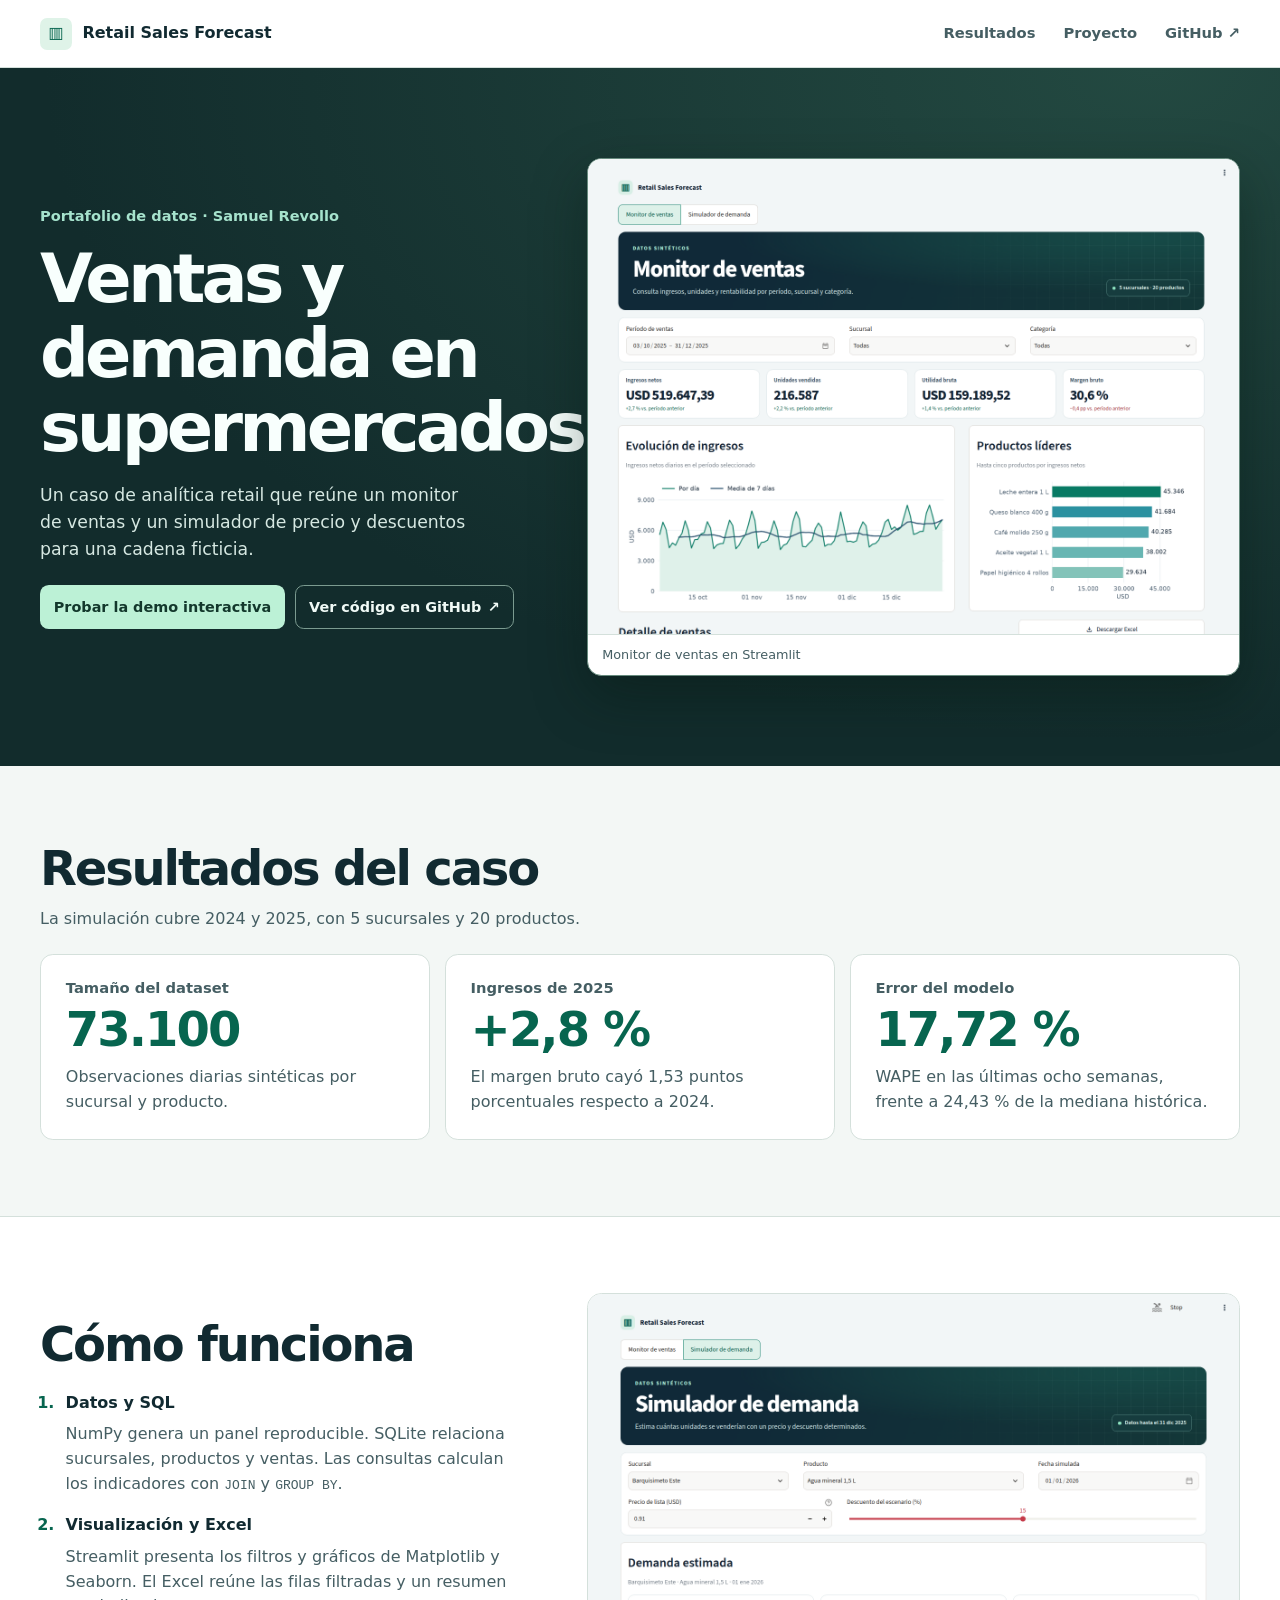
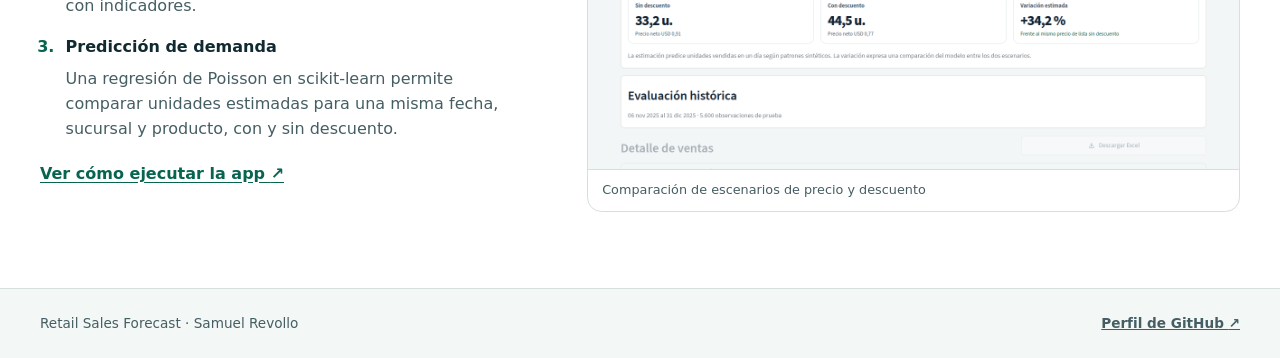
<file: index.html>
<!doctype html>
<html lang="es">
<head>
  <meta charset="utf-8">
  <meta name="viewport" content="width=device-width, initial-scale=1">
  <meta name="description" content="Caso de portafolio de analítica retail. Monitor de ventas en SQLite y simulador predictivo de demanda en Streamlit.">
  <meta property="og:type" content="website">
  <meta property="og:title" content="Retail Sales Forecast · Samuel Revollo">
  <meta property="og:description" content="Un caso de analítica retail de punta a punta, desde 73.100 observaciones sintéticas hasta un simulador de demanda.">
  <meta property="og:url" content="https://ingsamuell.github.io/retail-sales-forecast/">
  <meta property="og:image" content="https://ingsamuell.github.io/retail-sales-forecast/monitor.png">
  <meta property="og:image:alt" content="Monitor de ventas con indicadores de ingresos, unidades, utilidad y margen bruto.">
  <meta name="theme-color" content="#122c2c">
  <link rel="canonical" href="https://ingsamuell.github.io/retail-sales-forecast/">
  <link rel="icon" type="image/svg+xml" href="icono.svg">
  <title>Retail Sales Forecast · Samuel Revollo</title>
  <link rel="stylesheet" href="estilos.css">
</head>
<body>
  <a class="salto" href="#contenido">Saltar al contenido</a>
  <header class="cabecera">
    <div class="contenido barra">
      <a class="marca" href="#inicio"><span class="marca-icono" aria-hidden="true">▥</span> Retail Sales Forecast</a>
      <nav aria-label="Secciones">
        <a href="#resultados">Resultados</a>
        <a href="#proyecto">Proyecto</a>
        <a href="https://github.com/ingsamuell/retail-sales-forecast">GitHub <span aria-hidden="true">↗</span></a>
      </nav>
    </div>
  </header>

  <main id="contenido">
    <section class="portada" id="inicio" aria-labelledby="titulo">
      <div class="contenido portada-grid">
        <div class="introduccion">
          <p class="autor">Portafolio de datos · Samuel Revollo</p>
          <h1 id="titulo">Ventas y demanda en supermercados</h1>
          <p>Un caso de analítica retail que reúne un monitor de ventas y un simulador de precio y descuentos para una cadena ficticia.</p>
          <div class="acciones">
            <a class="boton primario" href="demo.html">Probar la demo interactiva</a>
            <a class="boton secundario" href="https://github.com/ingsamuell/retail-sales-forecast">Ver código en GitHub <span aria-hidden="true">↗</span></a>
          </div>
        </div>
        <figure class="captura portada-captura">
          <img src="monitor.png" width="1440" height="1050"
               alt="Monitor de ventas con filtros, cuatro indicadores, una serie diaria de ingresos y un ranking de productos.">
          <figcaption>Monitor de ventas en Streamlit</figcaption>
        </figure>
      </div>
    </section>

    <section id="resultados" class="contenido seccion" aria-labelledby="resultados-titulo">
      <h2 id="resultados-titulo">Resultados del caso</h2>
      <p class="bajada">La simulación cubre 2024 y 2025, con 5 sucursales y 20 productos.</p>
      <div class="tarjetas">
        <article class="tarjeta">
          <h3>Tamaño del dataset</h3>
          <strong>73.100</strong>
          <p>Observaciones diarias sintéticas por sucursal y producto.</p>
        </article>
        <article class="tarjeta">
          <h3>Ingresos de 2025</h3>
          <strong>+2,8 %</strong>
          <p>El margen bruto cayó 1,53 puntos porcentuales respecto a 2024.</p>
        </article>
        <article class="tarjeta">
          <h3>Error del modelo</h3>
          <strong>17,72 %</strong>
          <p>WAPE en las últimas ocho semanas, frente a 24,43 % de la mediana histórica.</p>
        </article>
      </div>
    </section>

    <section id="proyecto" class="proyecto" aria-labelledby="proyecto-titulo">
      <div class="contenido seccion proyecto-grid">
        <div>
          <h2 id="proyecto-titulo">Cómo funciona</h2>
          <ol class="flujo">
            <li><strong>Datos y SQL</strong><p>NumPy genera un panel reproducible. SQLite relaciona sucursales, productos y ventas. Las consultas calculan los indicadores con <code>JOIN</code> y <code>GROUP BY</code>.</p></li>
            <li><strong>Visualización y Excel</strong><p>Streamlit presenta los filtros y gráficos de Matplotlib y Seaborn. El Excel reúne las filas filtradas y un resumen con indicadores.</p></li>
            <li><strong>Predicción de demanda</strong><p>Una regresión de Poisson en scikit-learn permite comparar unidades estimadas para una misma fecha, sucursal y producto, con y sin descuento.</p></li>
          </ol>
          <a class="enlace" href="https://github.com/ingsamuell/retail-sales-forecast#ejecutar-en-linux">Ver cómo ejecutar la app <span aria-hidden="true">↗</span></a>
        </div>
        <figure class="captura">
          <img src="simulador.png" width="1440" height="1050" loading="lazy"
               alt="Simulador de demanda con controles de fecha, sucursal, producto, precio y descuento, y dos estimaciones de unidades.">
          <figcaption>Comparación de escenarios de precio y descuento</figcaption>
        </figure>
      </div>
    </section>
  </main>

  <footer class="contenido pie">
    <p>Retail Sales Forecast · Samuel Revollo</p>
    <a href="https://github.com/ingsamuell">Perfil de GitHub <span aria-hidden="true">↗</span></a>
  </footer>
</body>
</html>
</file>
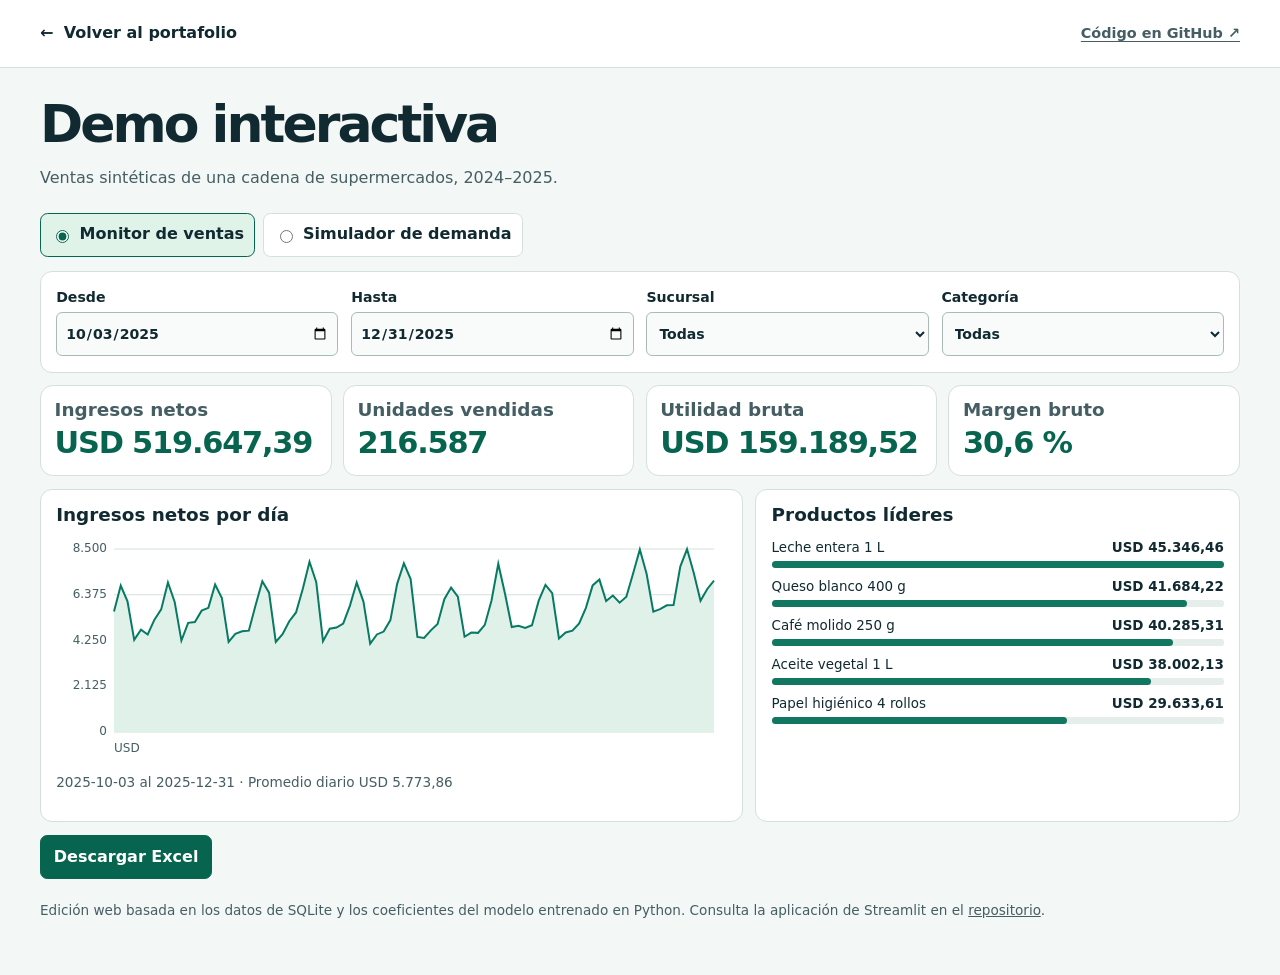
<file: demo.html>
<!doctype html>
<html lang="es">
<head>
  <meta charset="utf-8">
  <meta name="viewport" content="width=device-width, initial-scale=1">
  <meta name="description" content="Prueba el monitor de ventas y el simulador de demanda de Retail Sales Forecast en tu navegador.">
  <meta name="theme-color" content="#122c2c">
  <link rel="icon" type="image/svg+xml" href="icono.svg">
  <link rel="stylesheet" href="estilos.css">
  <script type="module" src="demo.js"></script>
  <title>Demo interactiva · Retail Sales Forecast</title>
</head>
<body class="pagina-demo">
  <a class="salto" href="#demo">Saltar a la demo</a>
  <header class="cabecera">
    <div class="contenido barra">
      <a class="marca" href="./"><span aria-hidden="true">←</span> Volver al portafolio</a>
      <a href="https://github.com/ingsamuell/retail-sales-forecast">Código en GitHub <span aria-hidden="true">↗</span></a>
    </div>
  </header>
  <main class="contenido demo-contenido" id="demo" tabindex="-1">
    <h1>Demo interactiva</h1>
    <p class="bajada">Ventas sintéticas de una cadena de supermercados, 2024–2025.</p>
    <p id="estado" role="status">Cargando los datos de la demo…</p>
    <noscript><p>Activa JavaScript en tu navegador para usar la demo.</p></noscript>
    <div id="interfaz" hidden>
      <fieldset class="demo-modos">
        <legend class="visualmente-oculto">Vista de la demo</legend>
        <label><input type="radio" name="vista" value="monitor" checked> Monitor de ventas</label>
        <label><input type="radio" name="vista" value="simulador"> Simulador de demanda</label>
      </fieldset>

      <section id="monitor" aria-labelledby="titulo-monitor">
        <h2 id="titulo-monitor" class="visualmente-oculto">Monitor de ventas</h2>
        <form id="filtros" class="demo-panel demo-campos">
          <label>Desde<input name="desde" type="date" required></label>
          <label>Hasta<input name="hasta" type="date" required></label>
          <label>Sucursal<select name="sucursal"><option value="">Todas</option></select></label>
          <label>Categoría<select name="categoria"><option value="">Todas</option></select></label>
        </form>
        <p id="estado-filtros" role="status" class="visualmente-oculto"></p>
        <div id="kpi" class="demo-kpis"></div>
        <div class="demo-graficos" id="graficos">
          <section class="demo-panel">
            <h3>Ingresos netos por día</h3>
            <canvas id="tendencia" role="img" aria-label="Gráfico de ingresos diarios en dólares"></canvas>
            <p id="resumen-tendencia" class="demo-nota"></p>
          </section>
          <section class="demo-panel">
            <h3>Productos líderes</h3>
            <ol id="productos-lideres" class="demo-ranking"></ol>
          </section>
        </div>
        <div class="demo-exportar">
          <button type="button" id="exportar">Descargar Excel</button>
          <span id="estado-exportar" role="status" class="demo-nota"></span>
        </div>
      </section>

      <section id="simulador" aria-labelledby="titulo-simulador" hidden>
        <h2 id="titulo-simulador" class="visualmente-oculto">Simulador de demanda</h2>
        <form id="escenario" class="demo-panel demo-campos">
          <label>Sucursal<select name="sucursal"></select></label>
          <label>Producto<select name="producto"></select></label>
          <label>Fecha estimada<input name="fecha" type="date" required></label>
          <label>Precio de lista (USD)<input name="precio" type="number" step="0.01" required></label>
          <label>Descuento (<output id="valor-descuento" for="descuento-input">15 %</output>)
            <input id="descuento-input" name="descuento" type="range" min="0" max="30" step="5" value="15">
          </label>
        </form>
        <div id="resultado" class="demo-kpis demo-pronostico" aria-live="polite"></div>
        <p id="estado-escenario" class="demo-nota" role="status"></p>
        <section class="demo-panel">
          <h3>Evaluación histórica</h3>
          <p class="demo-nota">Últimas ocho semanas de 2025 · 5.600 observaciones.</p>
          <table class="demo-metricas">
            <thead><tr><th scope="col">Método</th><th scope="col">MAE</th><th scope="col">WAPE</th></tr></thead>
            <tbody id="metricas"></tbody>
          </table>
        </section>
      </section>

      <p class="demo-nota demo-pie">Edición web basada en los datos de SQLite y los coeficientes del modelo entrenado en Python. Consulta la aplicación de Streamlit en el <a href="https://github.com/ingsamuell/retail-sales-forecast">repositorio</a>.</p>
    </div>
  </main>
</body>
</html>
</file>
<file: estilos.css>
:root {
  color-scheme: light;
  --texto: #112a31;
  --tenue: #455e63;
  --verde: #07654f;
  --fondo: #f3f7f5;
  --borde: #d4e0db;
  font-family: "Segoe UI", system-ui, sans-serif;
  color: var(--texto);
  background: var(--fondo);
  line-height: 1.55;
}
* { box-sizing: border-box; }
body { margin: 0; }
a { color: inherit; }
a:focus-visible { outline: 3px solid #137f64; outline-offset: 4px; }
.contenido { width: min(75rem, calc(100% - 2.5rem)); margin-inline: auto; }
.salto { position: absolute; left: 1rem; top: -4rem; background: white; padding: .5rem; z-index: 1; }
.salto:focus { top: .5rem; }
.cabecera { background: #fff; border-bottom: 1px solid var(--borde); }
.barra, .pie { display: flex; align-items: center; justify-content: space-between; gap: 1rem; }
.barra { min-height: 4.2rem; padding-block: .45rem; }
.marca, nav { display: flex; align-items: center; gap: .65rem; }
.marca { font-weight: 750; }
.marca-icono { display: grid; place-items: center; width: 2rem; height: 2rem; background: #dff3e8; color: var(--verde); border-radius: .45rem; }
nav { gap: clamp(.55rem, 2.3vw, 1.75rem); }
nav a, .marca { text-decoration: none; }
nav a { padding-block: .6rem; color: var(--tenue); font-size: .92rem; font-weight: 600; }
nav a:hover, .enlace:hover { text-decoration: underline; }
.portada { color: #f8fffd; background: radial-gradient(ellipse at 90% 0%, #234941, transparent 68%), #122c2c; }
.portada-grid, .proyecto-grid { display: grid; grid-template-columns: minmax(0, .85fr) minmax(0, 1.15fr); align-items: center; gap: clamp(1.5rem, 5vw, 4.8rem); }
.portada-grid { min-height: 31rem; padding-block: clamp(2.8rem, 7vw, 5.6rem); }
.autor { margin: 0 0 .85rem; color: #a6e3cd; font-size: .91rem; font-weight: 700; }
h1, h2, h3 { line-height: 1.09; margin: 0; }
h1 { max-width: 11ch; font-size: clamp(2.5rem, 5.35vw, 4.8rem); letter-spacing: -.057em; }
h2 { font-size: clamp(1.9rem, 4vw, 3rem); letter-spacing: -.045em; }
.introduccion > p:not(.autor) { margin-block: 1.1rem 1.4rem; max-width: 39ch; color: #d6e8e2; font-size: 1.08rem; }
.acciones { display: flex; flex-wrap: wrap; gap: .65rem; }
.boton { display: inline-flex; align-items: center; justify-content: center; gap: .4rem; min-height: 2.75rem; border: 1px solid transparent; border-radius: .55rem; padding: .6rem .8rem; font-size: .9rem; font-weight: 700; text-decoration: none; }
.boton:focus-visible { outline-color: #c1f4dc; }
.primario { color: #13382c; background: #bcf1d6; }
.primario:hover { background: #e0f9eb; }
.secundario { color: #f0faf6; border-color: #7b9b90; }
.secundario:hover { background: #285047; }
.captura { margin: 0; min-width: 0; border: 1px solid var(--borde); border-radius: .9rem; overflow: hidden; background: #fff; color: var(--tenue); }
.captura img { width: 100%; height: auto; display: block; }
.captura figcaption { padding: .65rem .9rem; border-top: 1px solid var(--borde); font-size: .8rem; }
.portada-captura { border-color: #668a7d; box-shadow: 0 1.25rem 3.4rem #06161066; }
.seccion { padding-block: clamp(2.4rem, 6vw, 4.75rem); }
.bajada { color: var(--tenue); margin: .8rem 0 1.4rem; }
.tarjetas { display: grid; grid-template-columns: repeat(3, 1fr); gap: .9rem; }
.tarjeta { background: #fff; border: 1px solid var(--borde); border-radius: .8rem; padding: clamp(1rem, 3vw, 1.55rem); }
.tarjeta h3 { font-size: .92rem; font-weight: 650; color: var(--tenue); }
.tarjeta strong { display: block; color: var(--verde); margin-top: .4rem; font-size: clamp(1.8rem, 4.5vw, 3rem); letter-spacing: -.04em; line-height: 1.15; }
.tarjeta p, .flujo p { color: var(--tenue); margin: .45rem 0 0; }
.proyecto { background: #fff; border-top: 1px solid var(--borde); border-bottom: 1px solid var(--borde); }
.flujo { padding-left: 1.25rem; margin-block: 1.25rem; }
.flujo li { padding-left: .35rem; }
.flujo li + li { margin-top: 1rem; }
.flujo li::marker, .enlace { color: var(--verde); font-weight: 750; }
.enlace { text-underline-offset: .2rem; }
.pie { padding-block: .65rem; color: var(--tenue); font-size: .85rem; }
.pie a { font-weight: 650; }
@media (max-width: 780px) {
  .portada-grid, .proyecto-grid { grid-template-columns: minmax(0, 1fr); }
  .portada-grid { min-height: 0; }
  h1 { max-width: 14ch; }
}
@media (max-width: 560px) {
  .contenido { width: calc(100% - 1.6rem); }
  .barra { flex-wrap: wrap; gap: .15rem .65rem; }
  nav { gap: 1rem; }
  .tarjetas { grid-template-columns: minmax(0, 1fr); gap: .55rem; }
  .pie { align-items: start; flex-direction: column; gap: .25rem; padding-block: 1rem; }
  .pie p { margin: 0; }
}


.pagina-demo .barra > a:last-child {
  color: var(--tenue);
  font-size: .9rem;
  font-weight: 650;
  text-underline-offset: .2rem;
}
.demo-contenido { padding-block: 1.75rem 2.5rem; }
.demo-contenido h1 { max-width: none; font-size: clamp(2rem, 5vw, 3.25rem); }
.demo-contenido h3 { font-size: 1.15rem; }
.visualmente-oculto {
  position: absolute; width: 1px; height: 1px; padding: 0; margin: -1px;
  clip-path: inset(50%); overflow: hidden; white-space: nowrap;
}
.demo-modos { display: flex; flex-wrap: wrap; gap: .5rem; margin: 0 0 .9rem; padding: 0; border: 0; }
.demo-modos label { display: flex; align-items: center; gap: .45rem; min-height: 2.75rem; padding: .35rem .65rem; border: 1px solid var(--borde); border-radius: .48rem; background: white; font-weight: 650; }
.demo-modos label:has(:checked) { background: #dff3e8; border-color: var(--verde); }
.demo-panel { background: #fff; border: 1px solid var(--borde); border-radius: .75rem; padding: .95rem; min-width: 0; }
.demo-campos { display: grid; grid-template-columns: repeat(4, minmax(0, 1fr)); gap: .8rem; margin: 0 0 .8rem; }
#escenario { grid-template-columns: repeat(5, minmax(0, 1fr)); }
.demo-campos label { display: block; font-size: .88rem; font-weight: 650; min-width: 0; }
.demo-campos input:not([type=range]), .demo-campos select {
  width: 100%; min-height: 2.75rem; padding: .38rem .5rem; margin-top: .2rem;
  color: var(--texto); background: #f8fbf9; border: 1px solid #a6bdb4;
  border-radius: .38rem; font: inherit; min-width: 0;
}
.demo-campos input[type=range] { width: 100%; min-height: 2rem; margin: .3rem 0 0; }
.pagina-demo input { accent-color: var(--verde); }
.pagina-demo input:focus-visible, .pagina-demo select:focus-visible, .pagina-demo button:focus-visible { outline: 3px solid var(--verde); outline-offset: 2px; }
.demo-kpis { display: grid; grid-template-columns: repeat(4, minmax(0, 1fr)); gap: .7rem; margin-bottom: .8rem; }
.demo-pronostico { grid-template-columns: repeat(3, minmax(0, 1fr)); }
.demo-kpis .tarjeta { padding: .85rem; min-width: 0; }
.demo-kpis strong { font-size: clamp(1.13rem, 2.4vw, 1.9rem); overflow-wrap: anywhere; }
.demo-graficos { display: grid; grid-template-columns: minmax(0, 1.45fr) minmax(0, 1fr); gap: .8rem; }
.demo-kpis[hidden], .demo-graficos[hidden] { display: none; }
.demo-graficos canvas { display: block; width: 100%; height: 225px; margin-top: .5rem; }
.demo-ranking { padding: 0; margin: .8rem 0 0; list-style: none; }
.demo-ranking li { display: grid; grid-template-columns: 1fr auto; gap: .16rem .6rem; margin-bottom: .58rem; font-size: .84rem; }
.demo-ranking li span:last-of-type { text-align: right; font-weight: 650; }
.demo-ranking progress { grid-column: 1 / -1; appearance: none; width: 100%; height: .4rem; background: #e6eeeb; border: 0; border-radius: .3rem; accent-color: #117760; }
.demo-ranking progress::-webkit-progress-bar { background: #e6eeeb; border-radius: .3rem; }
.demo-ranking progress::-webkit-progress-value { background: #117760; border-radius: .3rem; }
.demo-ranking progress::-moz-progress-bar { background: #117760; border-radius: .3rem; }
.demo-exportar { display: flex; flex-wrap: wrap; align-items: center; gap: .6rem; margin-top: .8rem; }
.demo-exportar button {
  min-height: 2.75rem; padding: .5rem .8rem; border: 1px solid var(--verde); border-radius: .45rem;
  background: var(--verde); color: white; font: inherit; font-weight: 650;
  cursor: pointer;
}
.demo-exportar button:disabled { opacity: .65; cursor: wait; }
.demo-nota { color: var(--tenue); font-size: .85rem; }
.demo-pie { margin-top: 1.3rem; }
.demo-metricas { border-collapse: collapse; width: 100%; text-align: left; font-size: .9rem; }
.demo-metricas th, .demo-metricas td { padding: .48rem .45rem; border-bottom: 1px solid var(--borde); }
.demo-metricas td:nth-child(n+2), .demo-metricas th:nth-child(n+2) { text-align: right; white-space: nowrap; }
@media (max-width: 820px) {
  .demo-campos, #escenario { grid-template-columns: repeat(2, minmax(0, 1fr)); }
  .demo-graficos { grid-template-columns: minmax(0, 1fr); }
}
@media (max-width: 560px) {
  .pagina-demo .barra { gap: .3rem .65rem; }
  #escenario label:nth-child(-n+2), #escenario label:last-child { grid-column: 1 / -1; }
  .demo-kpis { grid-template-columns: repeat(2, minmax(0, 1fr)); }
  .demo-pronostico .tarjeta:last-child { grid-column: 1 / -1; }
  .demo-kpis strong { font-size: clamp(1rem, 4.3vw, 1.3rem); }
}
</file>
